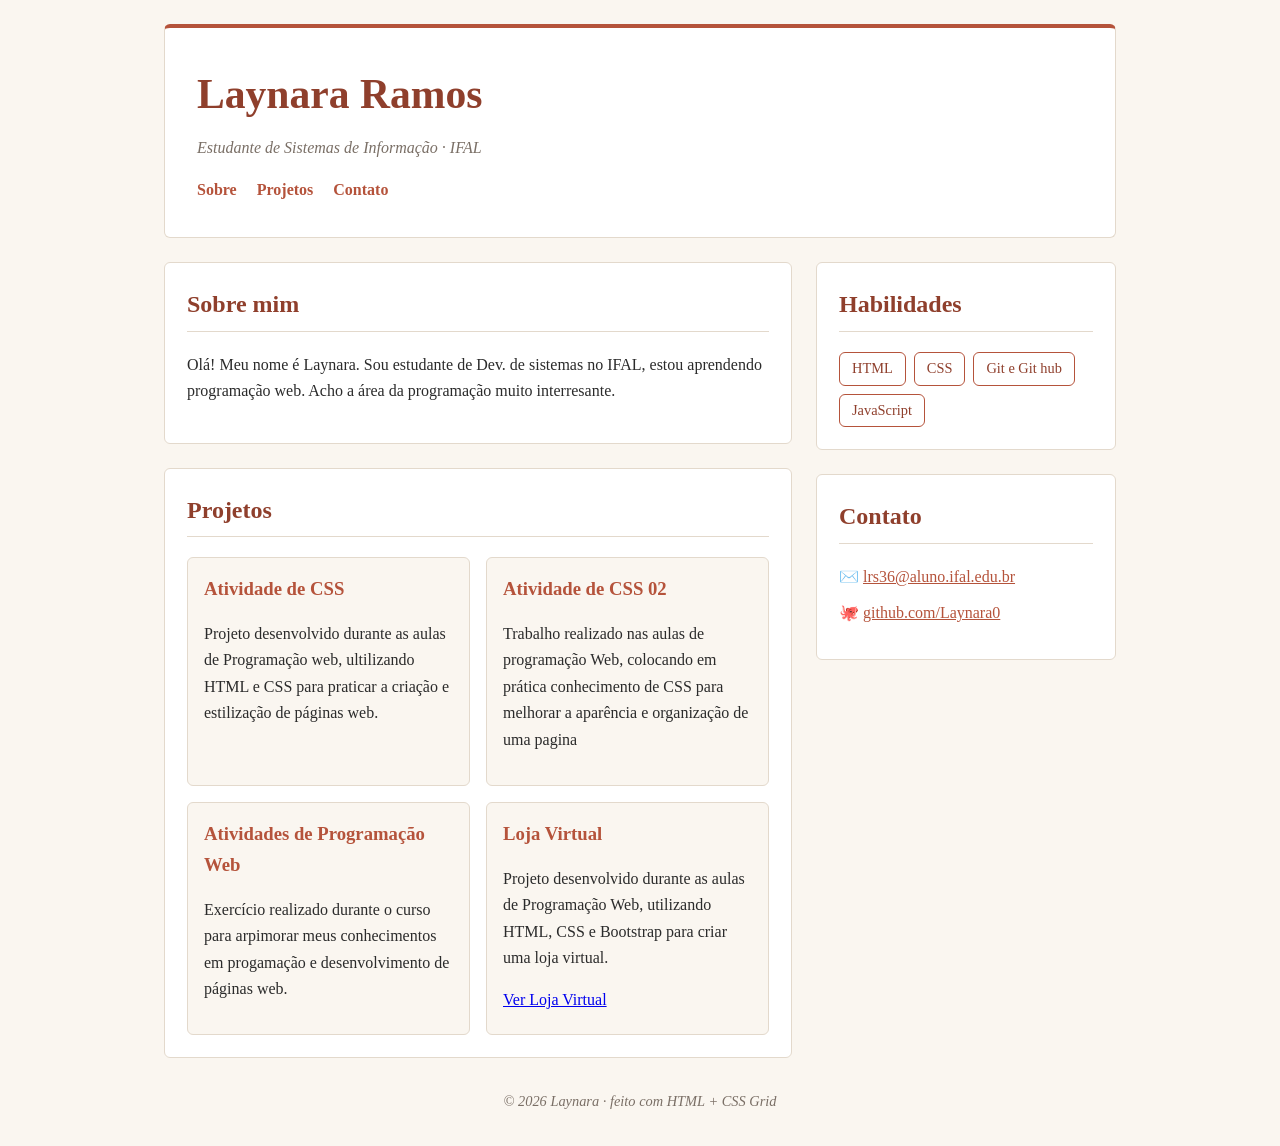
<file: index.html>
<!DOCTYPE html>
<!-- ============================================================
     TEMPLATE — Página pessoal com CSS Grid
     Programação Web / Introdução às Tecnologias Web — IFAL
     COMO USAR:
     1) Copie ESTE index.html para o seu repositório (não mude a estrutura).
     2) Escolha UM dos 3 temas de CSS (tema-1-indigo.css, tema-2-escuro.css
        ou tema-3-editorial.css) e salve-o no seu projeto como  estilo.css
        (é o nome que este HTML carrega logo abaixo).
     3) Troque os textos marcados com "TROQUE" pelo seu conteúdo.
     IMPORTANTE: o LAYOUT é feito com CSS Grid e é o mesmo nos 3 temas.
     Você escolhe a APARÊNCIA (fonte, cores, bordas), não o layout.
     ============================================================ -->
<html lang="pt-BR">

<head>
  <meta charset="UTF-8">
  <meta name="viewport" content="width=device-width, initial-scale=1.0">
  <title>Página Pessoal — Laynara</title>
  <!-- Salve o tema escolhido como "estilo.css" (mesma pasta deste arquivo) -->
  <link rel="stylesheet" href="estilo.css">
</head>

<body>
  <div class="pagina">

    <!-- ====== CABEÇALHO — TROQUE pelo seu nome e sua frase ====== -->
    <header class="cabecalho">
      <h1>Laynara Ramos</h1>
      <p>Estudante de Sistemas de Informação · IFAL</p>
      <nav>
        <a href="#sobre">Sobre</a>
        <a href="#projetos">Projetos</a>
        <a href="#contato">Contato</a>
      </nav>
    </header>

    <!-- ====== CONTEÚDO PRINCIPAL ====== -->
    <main class="principal">
      <section id="sobre" class="cartao">
        <h2>Sobre mim</h2>
        <!-- TROQUE por uma breve apresentação sua -->
        <p>Olá! Meu nome é Laynara. Sou estudante de Dev. de sistemas no IFAL, estou aprendendo programação web. 
           Acho a área da programação muito interresante.</p>
           
      </section>

      <section id="projetos" class="cartao">
        <h2>Projetos</h2>
        <!-- Galeria com Grid: cada .projeto é um card; adicione/remova à vontade -->
        <div class="projetos">
          <article class="projeto">
            <h3>Atividade de CSS</h3>
            <p>Projeto desenvolvido durante as aulas de Programação web, ultilizando HTML e CSS para praticar a criação
            e estilização de páginas web.</p>
          </article>
          <article class="projeto">
            <h3>Atividade de CSS 02</h3>
            <p>Trabalho realizado nas aulas de programação Web, colocando em prática conhecimento de CSS para melhorar a
            aparência e organização de uma pagina</p>
          </article>
          <article class="projeto">
            <h3>Atividades de Programação Web</h3>
            <p>Exercício realizado durante o curso para arpimorar meus conhecimentos em progamação e desenvolvimento de páginas web.</p>
          </article>
             <article class="projeto">
            <h3>Loja Virtual</h3>
            <p>Projeto desenvolvido durante as aulas de Programação Web, utilizando HTML, CSS e Bootstrap para criar uma loja virtual.</p>
            <a href="loja.virtual/index0.html">Ver Loja Virtual</a>
          </article>
        </div>
      </section>
    </main>

    <!-- ====== BARRA LATERAL ====== -->
    <aside class="lateral">
      <section class="cartao">
        <h2>Habilidades</h2>
        <!-- TROQUE pelas suas habilidades -->
        <ul class="habilidades">
          <li>HTML</li>
          <li>CSS</li>
          <li>Git e Git hub</li>
          <li>JavaScript</li>
        </ul>
      </section>

      <section id="contato" class="cartao">
        <h2>Contato</h2>
        <!-- TROQUE pelos seus links -->
        <ul class="contato">
          <li>✉️ <a href="mailto:lrs36@aluno.ifal.edu.br">lrs36@aluno.ifal.edu.br</a></li>
          <li>🐙 <a href="https://github.com/Laynara0">github.com/Laynara0</a></li>
        </ul>
      </section>
    </aside>

    <!-- ====== RODAPÉ — TROQUE o nome ====== -->
    <footer class="rodape">© 2026 Laynara · feito com HTML + CSS Grid</footer>

  </div>
</body>

</html>
</file>
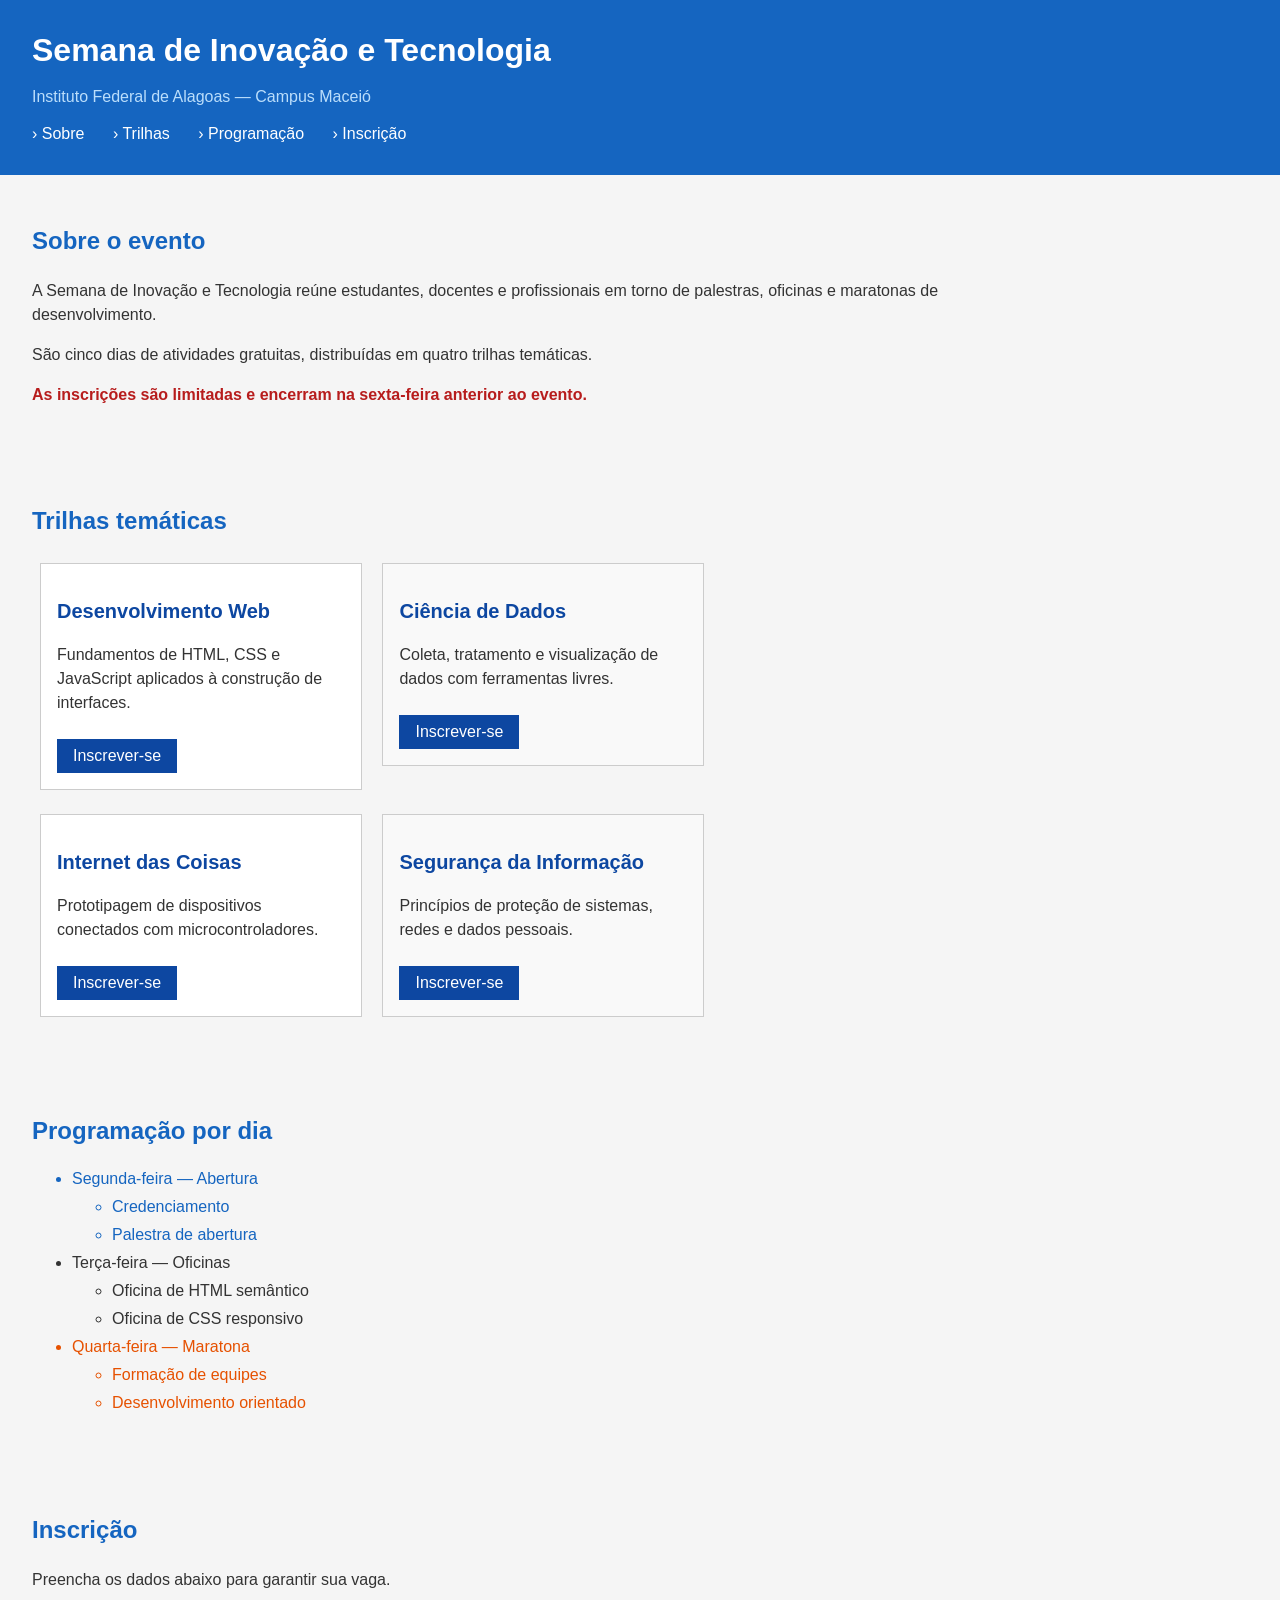
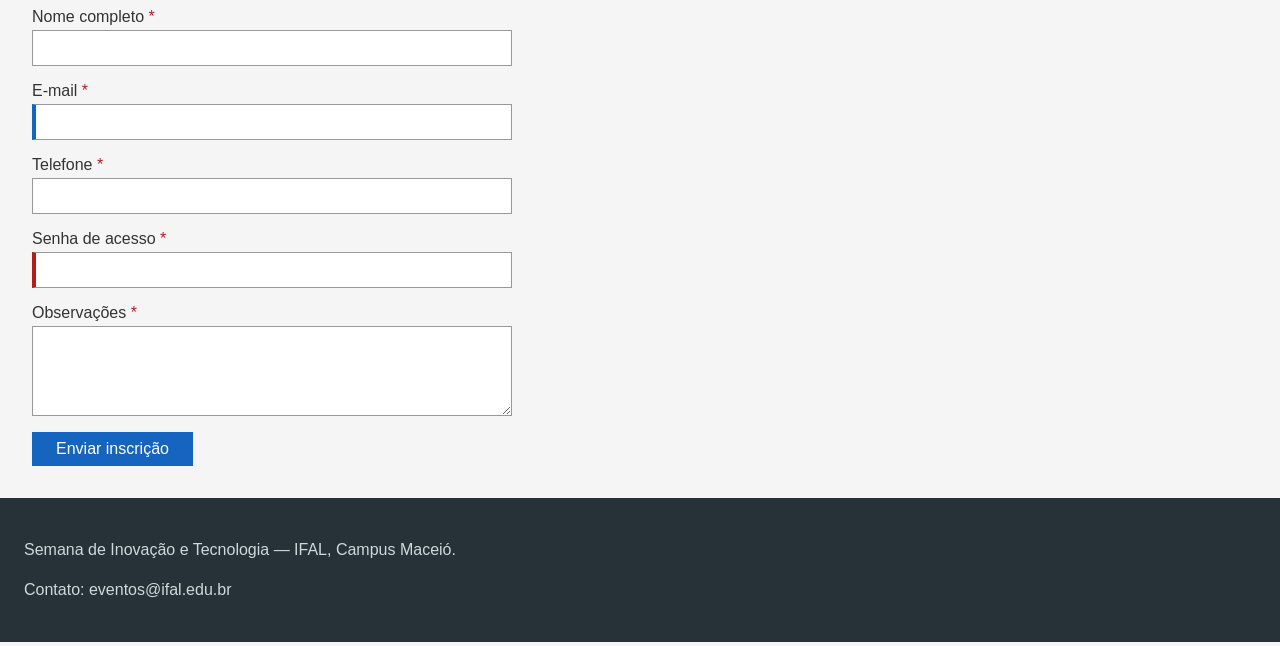
<file: ATIVIDADE-CSS02/index.html>
<!DOCTYPE html>
<html lang="en">

  <head>
    <meta charset="UTF-8">
    <title>ATIVIDADE CSS</title>
    <link rel="stylesheet" href="./style.css">

  </head>
    
  <body>
<!DOCTYPE html>
<html lang="pt-BR">
<head>
  <meta charset="UTF-8">
  <meta name="viewport" content="width=device-width, initial-scale=1.0">
  <title>Semana de Inovação e Tecnologia — IFAL</title>
  <!--
    ATENÇÃO: este arquivo HTML NÃO deve ser modificado.
    Toda a atividade é resolvida exclusivamente no arquivo atv01.css.
  -->
  <link rel="stylesheet" href="style.css">
</head>
<body>

  <header class="cabecalho">
    <h1>Semana de Inovação e Tecnologia</h1>
    <p class="subtitulo">Instituto Federal de Alagoas — Campus Maceió</p>
    <nav class="menu">
      <ul>
        <li><a href="#sobre">Sobre</a></li>
        <li><a href="#trilhas">Trilhas</a></li>
        <li><a href="#programacao">Programação</a></li>
        <li><a href="#inscricao">Inscrição</a></li>
      </ul>
    </nav>
  </header>

  <main>

    <section id="sobre" class="secao">
      <h2>Sobre o evento</h2>
      <p>A Semana de Inovação e Tecnologia reúne estudantes, docentes e profissionais em torno de palestras, oficinas e maratonas de desenvolvimento.</p>
      <p>São cinco dias de atividades gratuitas, distribuídas em quatro trilhas temáticas.</p>
      <p class="destaque">As inscrições são limitadas e encerram na sexta-feira anterior ao evento.</p>
    </section>

    <section id="trilhas" class="secao">
      <h2>Trilhas temáticas</h2>
      <div class="grade">
        <article class="cartao">
          <h3>Desenvolvimento Web</h3>
          <p>Fundamentos de HTML, CSS e JavaScript aplicados à construção de interfaces.</p>
          <a href="#inscricao" class="botao">Inscrever-se</a>
        </article>
        <article class="cartao">
          <h3>Ciência de Dados</h3>
          <p>Coleta, tratamento e visualização de dados com ferramentas livres.</p>
          <a href="#inscricao" class="botao">Inscrever-se</a>
        </article>
        <article class="cartao">
          <h3>Internet das Coisas</h3>
          <p>Prototipagem de dispositivos conectados com microcontroladores.</p>
          <a href="#inscricao" class="botao">Inscrever-se</a>
        </article>
        <article class="cartao">
          <h3>Segurança da Informação</h3>
          <p>Princípios de proteção de sistemas, redes e dados pessoais.</p>
          <a href="#inscricao" class="botao">Inscrever-se</a>
        </article>
      </div>
    </section>

    <section id="programacao" class="secao">
      <h2>Programação por dia</h2>
      <ul class="lista-dias">
        <li>Segunda-feira — Abertura
          <ul>
            <li>Credenciamento</li>
            <li>Palestra de abertura</li>
          </ul>
        </li>
        <li>Terça-feira — Oficinas
          <ul>
            <li>Oficina de HTML semântico</li>
            <li>Oficina de CSS responsivo</li>
          </ul>
        </li>
        <li>Quarta-feira — Maratona
          <ul>
            <li>Formação de equipes</li>
            <li>Desenvolvimento orientado</li>
          </ul>
        </li>
      </ul>
    </section>

    <section id="inscricao" class="secao">
      <h2>Inscrição</h2>
      <p>Preencha os dados abaixo para garantir sua vaga.</p>
      <form class="formulario">
        <label for="nome">Nome completo</label>
        <input type="text" id="nome" name="nome">

        <label for="email">E-mail</label>
        <input type="email" id="email" name="email">

        <label for="telefone">Telefone</label>
        <input type="tel" id="telefone" name="telefone">

        <label for="senha">Senha de acesso</label>
        <input type="password" id="senha" name="senha">

        <label for="mensagem">Observações</label>
        <textarea id="mensagem" name="mensagem" rows="4"></textarea>

        <button type="submit">Enviar inscrição</button>
      </form>
    </section>

  </main>

  <footer class="rodape">
    <p>Semana de Inovação e Tecnologia — IFAL, Campus Maceió.</p>
    <p>Contato: eventos@ifal.edu.br</p>
  </footer>

</body>
</html>
    
  </body>
  
</html>
</file>
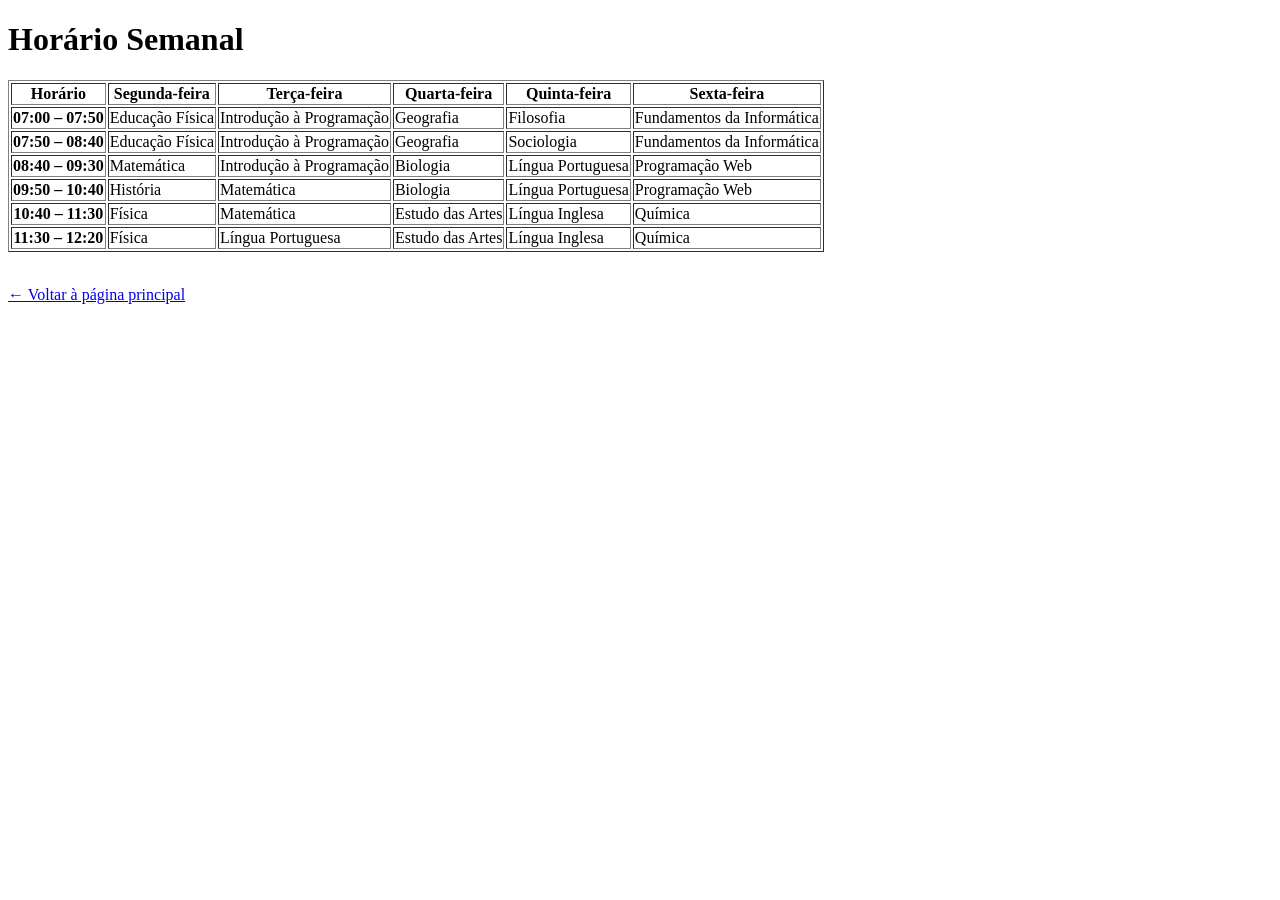
<file: cap04/at01.html>
<!DOCTYPE html>
<html lang="pt-BR">

<head>
    <meta charset="UTF-8">
    <title>Horário Semanal — Cap. 4 / Ativ. 1</title>
</head>

<body>

    <h1>Horário Semanal</h1>

    <table border="1">

        <tr>
            <th>Horário</th>
            <th>Segunda-feira</th>
            <th>Terça-feira</th>
            <th>Quarta-feira</th>
            <th>Quinta-feira</th>
            <th>Sexta-feira</th>
        </tr>

        <tr>
            <th>07:00 – 07:50</th>
            <td>Educação Física</td>
            <td>Introdução à Programação</td>
            <td>Geografia</td>
            <td>Filosofia</td>
            <td>Fundamentos da Informática</td>
        </tr>

        <tr>
            <th>07:50 – 08:40</th>
            <td>Educação Física</td>
            <td>Introdução à Programação</td>
            <td>Geografia</td>
            <td>Sociologia</td>
            <td>Fundamentos da Informática</td>
        </tr>

        <tr>
            <th>08:40 – 09:30</th>
            <td>Matemática</td>
            <td>Introdução à Programação</td>
            <td>Biologia</td>
            <td>Língua Portuguesa</td>
            <td>Programação Web</td>
        </tr>

        <tr>
            <th>09:50 – 10:40</th>
            <td>História</td>
            <td>Matemática</td>
            <td>Biologia</td>
            <td>Língua Portuguesa</td>
            <td>Programação Web</td>
        </tr>

        <tr>
            <th>10:40 – 11:30</th>
            <td>Física</td>
            <td>Matemática</td>
            <td>Estudo das Artes</td>
            <td>Língua Inglesa</td>
            <td>Química</td>
        </tr>

        <tr>
            <th>11:30 – 12:20</th>
            <td>Física</td>
            <td>Língua Portuguesa</td>
            <td>Estudo das Artes</td>
            <td>Língua Inglesa</td>
            <td>Química</td>
        </tr>

    </table>

    <br>

    <p>
        <a href="../index.html">
            ← Voltar à página principal
        </a>
    </p>

</body>

</html>
</file>
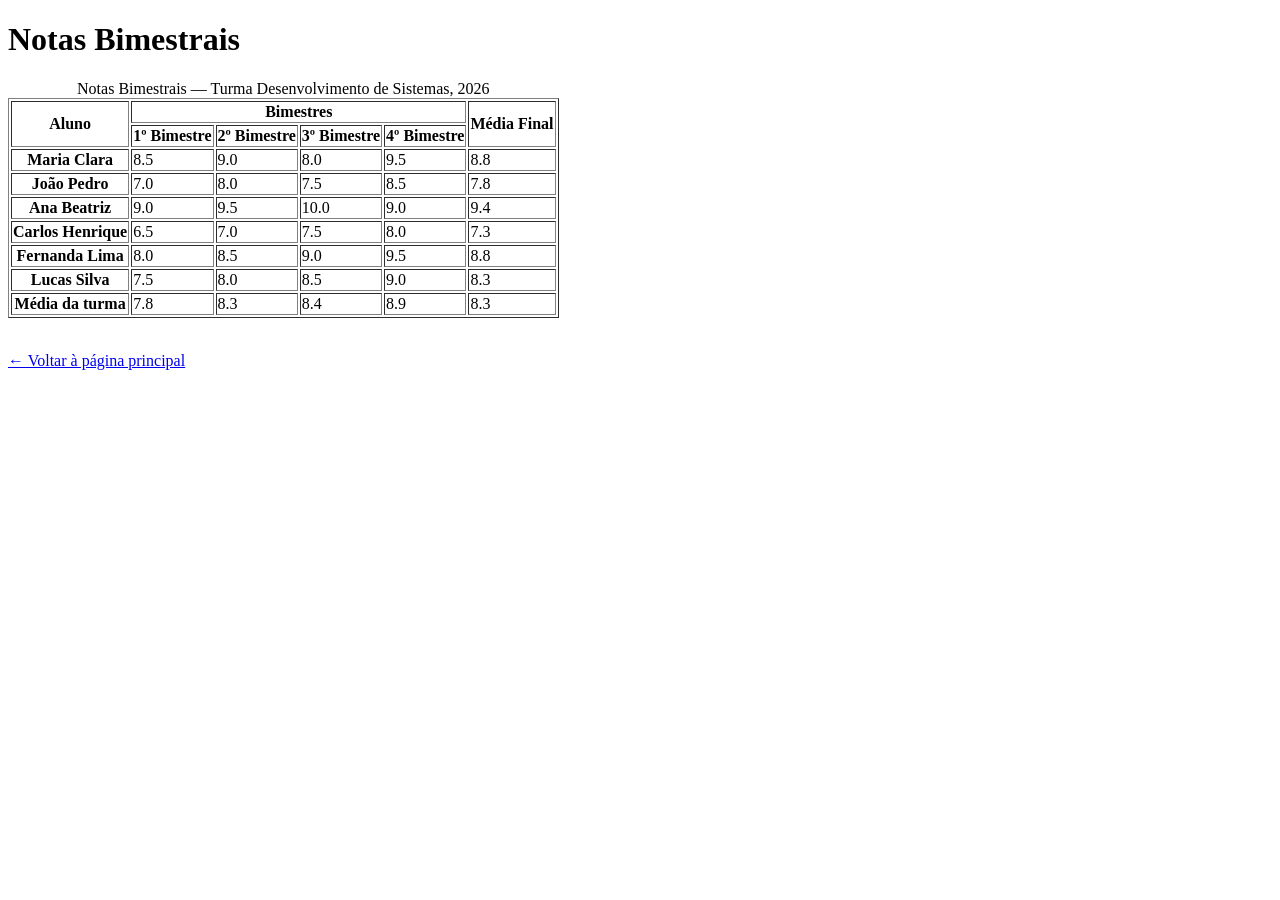
<file: cap04/at02.html>
<!DOCTYPE html>
<html lang="pt-BR">

<head>
    <meta charset="UTF-8">
    <title>Tabela Semântica — Cap. 4 / Ativ. 2</title>
</head>

<body>

    <h1>Notas Bimestrais</h1>

    <table border="1">

        <caption>
            Notas Bimestrais — Turma Desenvolvimento de Sistemas, 2026
        </caption>

        <thead>

            <tr>
                <th scope="col" rowspan="2">Aluno</th>
                <th scope="col" colspan="4">Bimestres</th>
                <th scope="col" rowspan="2">Média Final</th>
            </tr>

            <tr>
                <th scope="col">1º Bimestre</th>
                <th scope="col">2º Bimestre</th>
                <th scope="col">3º Bimestre</th>
                <th scope="col">4º Bimestre</th>
            </tr>

        </thead>

        <tbody>

            <tr>
                <th scope="row">Maria Clara</th>
                <td>8.5</td>
                <td>9.0</td>
                <td>8.0</td>
                <td>9.5</td>
                <td>8.8</td>
            </tr>

            <tr>
                <th scope="row">João Pedro</th>
                <td>7.0</td>
                <td>8.0</td>
                <td>7.5</td>
                <td>8.5</td>
                <td>7.8</td>
            </tr>

            <tr>
                <th scope="row">Ana Beatriz</th>
                <td>9.0</td>
                <td>9.5</td>
                <td>10.0</td>
                <td>9.0</td>
                <td>9.4</td>
            </tr>

            <tr>
                <th scope="row">Carlos Henrique</th>
                <td>6.5</td>
                <td>7.0</td>
                <td>7.5</td>
                <td>8.0</td>
                <td>7.3</td>
            </tr>

            <tr>
                <th scope="row">Fernanda Lima</th>
                <td>8.0</td>
                <td>8.5</td>
                <td>9.0</td>
                <td>9.5</td>
                <td>8.8</td>
            </tr>

            <tr>
                <th scope="row">Lucas Silva</th>
                <td>7.5</td>
                <td>8.0</td>
                <td>8.5</td>
                <td>9.0</td>
                <td>8.3</td>
            </tr>

        </tbody>

        <tfoot>

            <tr>
                <th>Média da turma</th>
                <td>7.8</td>
                <td>8.3</td>
                <td>8.4</td>
                <td>8.9</td>
                <td>8.3</td>
            </tr>

        </tfoot>

    </table>

    <br>

    <p>
        <a href="../index.html">
            ← Voltar à página principal
        </a>
    </p>

</body>

</html>
</file>
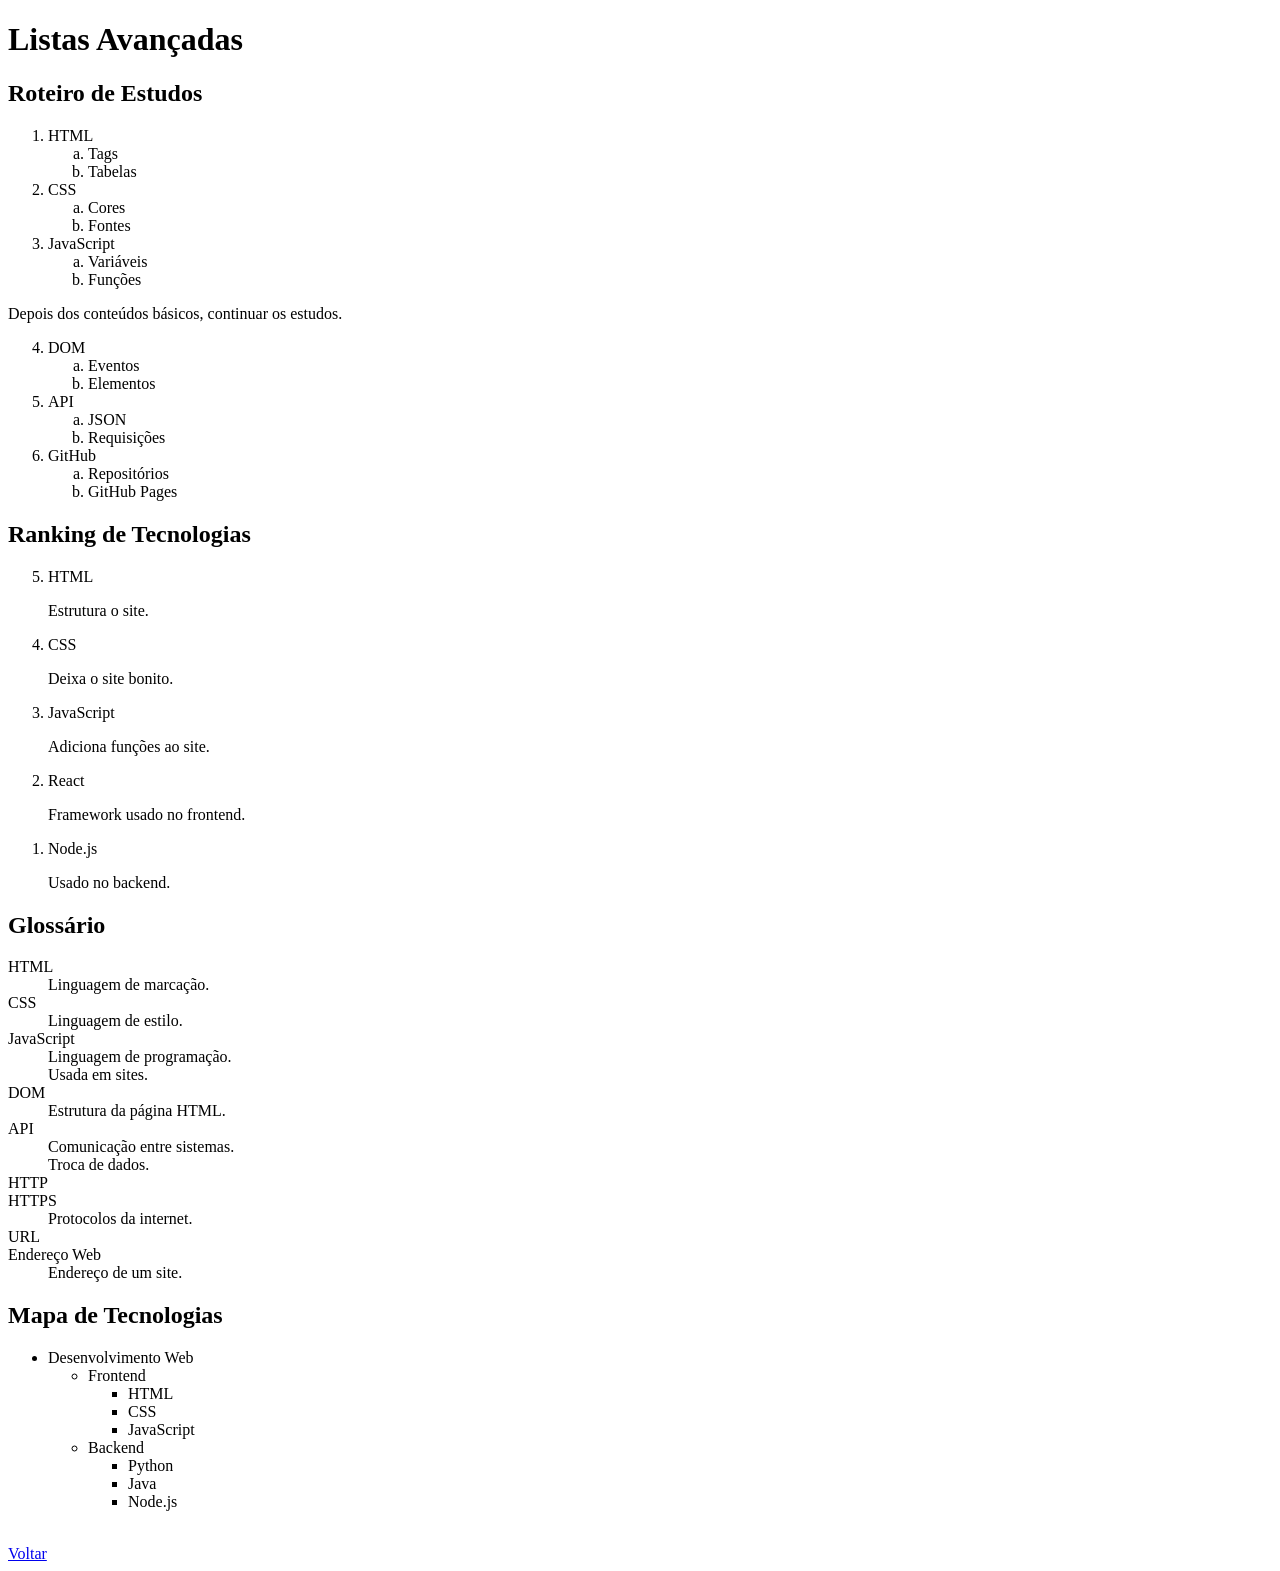
<file: cap04/at03.html>
<!DOCTYPE html>
<html lang="pt-BR">

<head>
    <meta charset="UTF-8">
    <title>Atividade 3</title>
</head>

<body>

    <h1>Listas Avançadas</h1>

    <h2>Roteiro de Estudos</h2>

    <ol>

        <li>
            HTML

            <ol type="a">
                <li>Tags</li>
                <li>Tabelas</li>
            </ol>

        </li>

        <li>
            CSS

            <ol type="a">
                <li>Cores</li>
                <li>Fontes</li>
            </ol>

        </li>

        <li>
            JavaScript

            <ol type="a">
                <li>Variáveis</li>
                <li>Funções</li>
            </ol>

        </li>

    </ol>

    <p>Depois dos conteúdos básicos, continuar os estudos.</p>

    <ol start="4">

        <li>
            DOM

            <ol type="a">
                <li>Eventos</li>
                <li>Elementos</li>
            </ol>

        </li>

        <li>
            API

            <ol type="a">
                <li>JSON</li>
                <li>Requisições</li>
            </ol>

        </li>

        <li>
            GitHub

            <ol type="a">
                <li>Repositórios</li>
                <li>GitHub Pages</li>
            </ol>

        </li>

    </ol>

    <h2>Ranking de Tecnologias</h2>

    <ol reversed>

        <li>
            HTML
            <p>Estrutura o site.</p>
        </li>

        <li>
            CSS
            <p>Deixa o site bonito.</p>
        </li>

        <li>
            JavaScript
            <p>Adiciona funções ao site.</p>
        </li>

        <li>
            React
            <p>Framework usado no frontend.</p>
        </li>

        <li>
            Node.js
            <p>Usado no backend.</p>
        </li>

    </ol>

    <h2>Glossário</h2>

    <dl>

        <dt>HTML</dt>
        <dd>Linguagem de marcação.</dd>

        <dt>CSS</dt>
        <dd>Linguagem de estilo.</dd>

        <dt>JavaScript</dt>
        <dd>Linguagem de programação.</dd>
        <dd>Usada em sites.</dd>

        <dt>DOM</dt>
        <dd>Estrutura da página HTML.</dd>

        <dt>API</dt>
        <dd>Comunicação entre sistemas.</dd>
        <dd>Troca de dados.</dd>

        <dt>HTTP</dt>
        <dt>HTTPS</dt>
        <dd>Protocolos da internet.</dd>

        <dt>URL</dt>
        <dt>Endereço Web</dt>
        <dd>Endereço de um site.</dd>

    </dl>

    <h2>Mapa de Tecnologias</h2>

    <ul>

        <li>
            Desenvolvimento Web

            <ul>

                <li>
                    Frontend

                    <ul>
                        <li>HTML</li>
                        <li>CSS</li>
                        <li>JavaScript</li>
                    </ul>

                </li>

                <li>
                    Backend

                    <ul>
                        <li>Python</li>
                        <li>Java</li>
                        <li>Node.js</li>
                    </ul>

                </li>

            </ul>

        </li>

    </ul>

    <br>

    <a href="../index.html">
        Voltar
    </a>

</body>

</html>
</file>
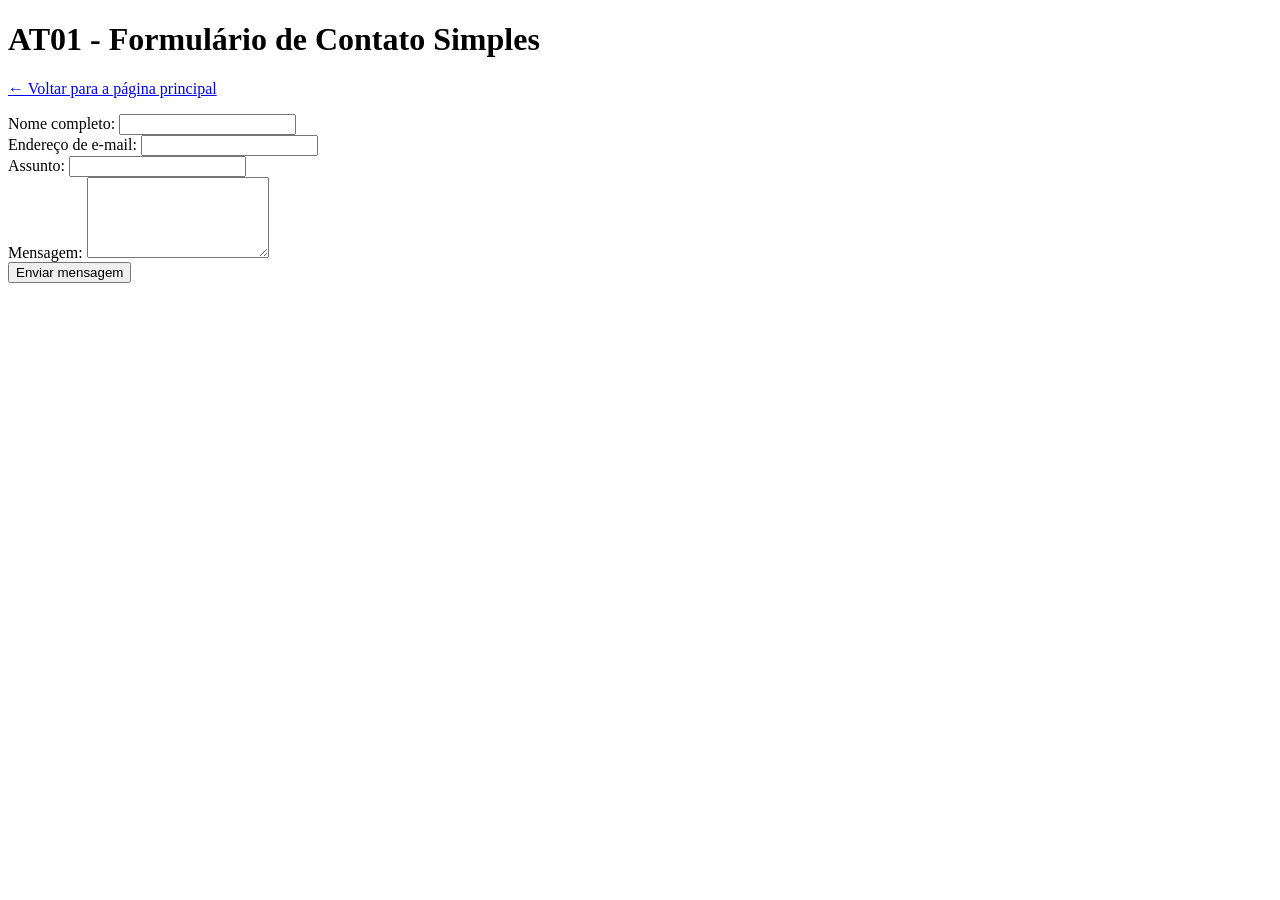
<file: cap05/at01.html>
<!DOCTYPE html>
<html lang="pt-BR">

<head>

  <meta charset="UTF-8" />
  <meta name="viewport" content="width=device-width, initial-scale=1.0" />
  <title>PWEB1 - Cap. 05 - AT01 - Formulário de Contato Simples</title>

</head>

<body>

  <header>
    <h1>AT01 - Formulário de Contato Simples</h1>
    <p><a href="../index.html">← Voltar para a página principal</a></p>
  </header>
  
  <main>

    <form action="https://httpbin.org/get" method="get">

      <div>
        <label for="nome">Nome completo:</label>
        <input type="text" id="nome" name="nome" />
      </div>
      
      <div>
        <label for="email">Endereço de e-mail:</label>
        <input type="email" id="email" name="email" />
      </div>
      
      <div>
        <label for="assunto">Assunto:</label>
        <input type="text" id="assunto" name="assunto" />
      </div>
      
      <div>
        <label for="mensagem">Mensagem:</label>
        <textarea id="mensagem" name="mensagem" rows="5"></textarea>
      </div>
      
      <div>
        <button type="submit">Enviar mensagem</button>
      </div>

    </form>
  </main>

</body>
</html>
</file>
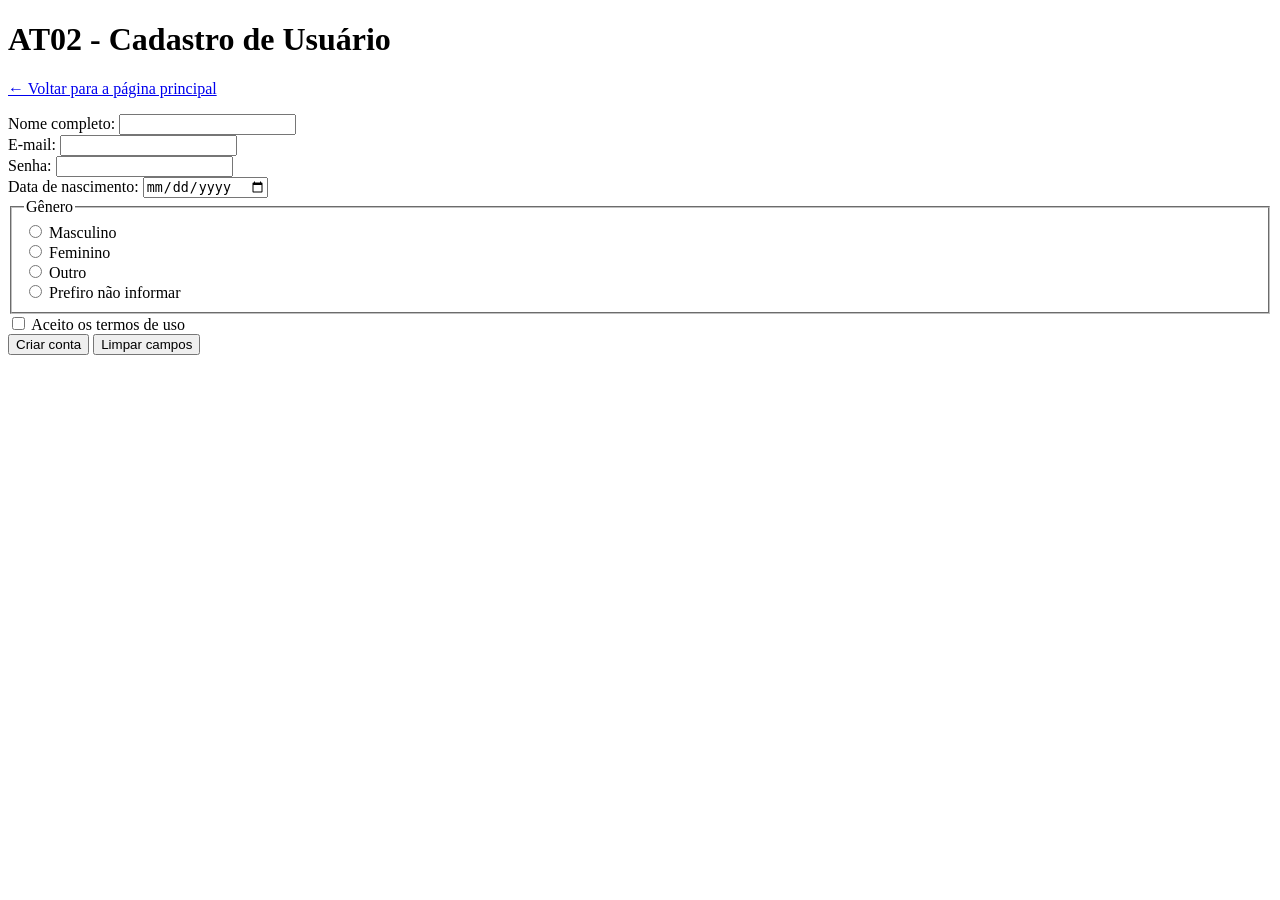
<file: cap05/at02.html>
<!DOCTYPE html>
<html lang="pt-BR">

<head>
  <meta charset="UTF-8" />
  <meta name="viewport" content="width=device-width, initial-scale=1.0" />
  <title>PWEB1 - Cap. 05 - AT02 - Cadastro de Usuário</title>
</head>

<body>

  <header>
    <h1>AT02 - Cadastro de Usuário</h1>
    <p><a href="../index.html">← Voltar para a página principal</a></p>
  </header>
  
  <main>

    <form action="https://httpbin.org/post" method="post">

      <div>
        <label for="nome">Nome completo:</label>
        <input type="text" id="nome" name="nome" required minlength="3" />
      </div>
      
      <div>
        <label for="email">E-mail:</label>
        <input type="email" id="email" name="email" required />
      </div>
      
      <div>
        <label for="senha">Senha:</label>
        <input type="password" id="senha" name="senha" required minlength="8" />
      </div>
      
      <div>
        <label for="nascimento">Data de nascimento:</label>
        <input type="date" id="nascimento" name="nascimento" required />
      </div>
      
      <fieldset>

        <legend>Gênero</legend>
        <div>
          <input type="radio" id="masculino" name="genero" value="masculino" />
          <label for="masculino">Masculino</label>
        </div>
        <div>
          <input type="radio" id="feminino" name="genero" value="feminino" />
          <label for="feminino">Feminino</label>
        </div>
        <div>
          <input type="radio" id="outro" name="genero" value="outro" />
          <label for="outro">Outro</label>
        </div>
        <div>
          <input type="radio" id="prefiro_nao_informar" name="genero" value="prefiro_nao_informar" />
          <label for="prefiro_nao_informar">Prefiro não informar</label>
        </div>

      </fieldset>
      
      <div>
        <input type="checkbox" id="aceite" name="aceite" value="sim" required />
        <label for="aceite">Aceito os termos de uso</label>
      </div>
      
      <div>
        <button type="submit">Criar conta</button>
        <button type="reset">Limpar campos</button>
      </div>

    </form>

  </main>

</body>
</html>
</file>
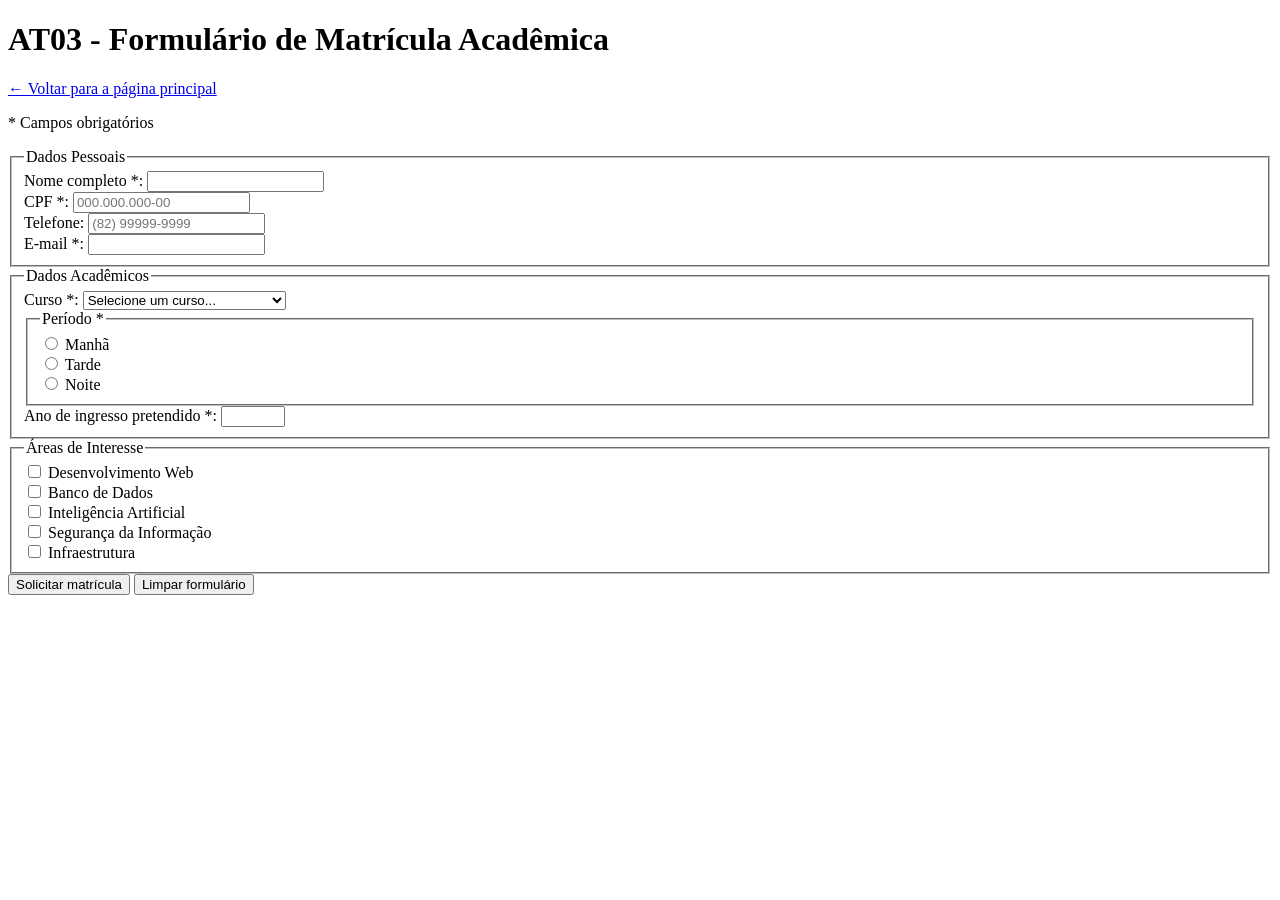
<file: cap05/at03.html>
<!DOCTYPE html>
<html lang="pt-BR">

<head>
  <meta charset="UTF-8" />
  <meta name="viewport" content="width=device-width, initial-scale=1.0" />
  <title>PWEB1 - Cap. 05 - AT03 - Matrícula Acadêmica</title>
</head>

<body>

  <header>
    <h1>AT03 - Formulário de Matrícula Acadêmica</h1>
    <p><a href="../index.html">← Voltar para a página principal</a></p>
  </header>
  
  <main>

    <p>* Campos obrigatórios</p>
    <form action="https://httpbin.org/post" method="post">
      
      <fieldset>

        <legend>Dados Pessoais</legend>

        <div>
          <label for="nome">Nome completo *:</label>
          <input type="text" id="nome" name="nome" required minlength="5" maxlength="100" />
        </div>

        <div>
          <label for="cpf">CPF *:</label>
          <input type="text" id="cpf" name="cpf" required pattern="\d{3}\.\d{3}\.\d{3}-\d{2}" placeholder="000.000.000-00" title="CPF no formato 000.000.000-00" />
        </div>

        <div>
          <label for="telefone">Telefone:</label>
          <input type="tel" id="telefone" name="telefone" pattern="\(\d{2}\)\s\d{4,5}-\d{4}" placeholder="(82) 99999-9999" />
        </div>

        <div>
          <label for="email">E-mail *:</label>
          <input type="email" id="email" name="email" required />
        </div>

      </fieldset>

      <fieldset>

        <legend>Dados Acadêmicos</legend>

        <div>
          <label for="curso">Curso *:</label>
          <select id="curso" name="curso" required>
            <option value="">Selecione um curso...</option>

            <optgroup label="Computação">
              <option value="sistemas_informacao">Sistemas de Informação</option>
              <option value="ciencia_computacao">Ciência da Computação</option>
              <option value="engenharia_computacao">Engenharia da Computação</option>
            </optgroup>

            <optgroup label="Gestão">
              <option value="administracao">Administração</option>
              <option value="ciencias_contabeis">Ciências Contábeis</option>
            </optgroup>

          </select>
        </div>
        
        <fieldset>

          <legend>Período *</legend>

          <div>
            <input type="radio" id="manha" name="periodo" value="Manhã" />
            <label for="manha">Manhã</label>
          </div>

          <div>
            <input type="radio" id="tarde" name="periodo" value="Tarde" />
            <label for="tarde">Tarde</label>
          </div>

          <div>
            <input type="radio" id="noite" name="periodo" value="Noite" />
            <label for="noite">Noite</label>
          </div>

        </fieldset>

        <div>
          <label for="ano_ingresso">Ano de ingresso pretendido *:</label>
          <input type="number" id="ano_ingresso" name="ano_ingresso" min="2025" max="2030" required />
        </div>

      </fieldset>

      <fieldset>

        <legend>Áreas de Interesse</legend>

        <div>
          <input type="checkbox" id="web" name="interesses[]" value="Desenvolvimento Web" />
          <label for="web">Desenvolvimento Web</label>
        </div>

        <div>
          <input type="checkbox" id="bd" name="interesses[]" value="Banco de Dados" />
          <label for="bd">Banco de Dados</label>
        </div>

        <div>
          <input type="checkbox" id="ia" name="interesses[]" value="Inteligência Artificial" />
          <label for="ia">Inteligência Artificial</label>
        </div>

        <div>
          <input type="checkbox" id="seguranca" name="interesses[]" value="Segurança da Informação" />
          <label for="seguranca">Segurança da Informação</label>
        </div>

        <div>
          <input type="checkbox" id="infra" name="interesses[]" value="Infraestrutura" />
          <label for="infra">Infraestrutura</label>
        </div>

      </fieldset>

      <div>
        <button type="submit">Solicitar matrícula</button>
        <button type="reset">Limpar formulário</button>
      </div>

    </form>
  </main>
  
</body>
</html>
</file>
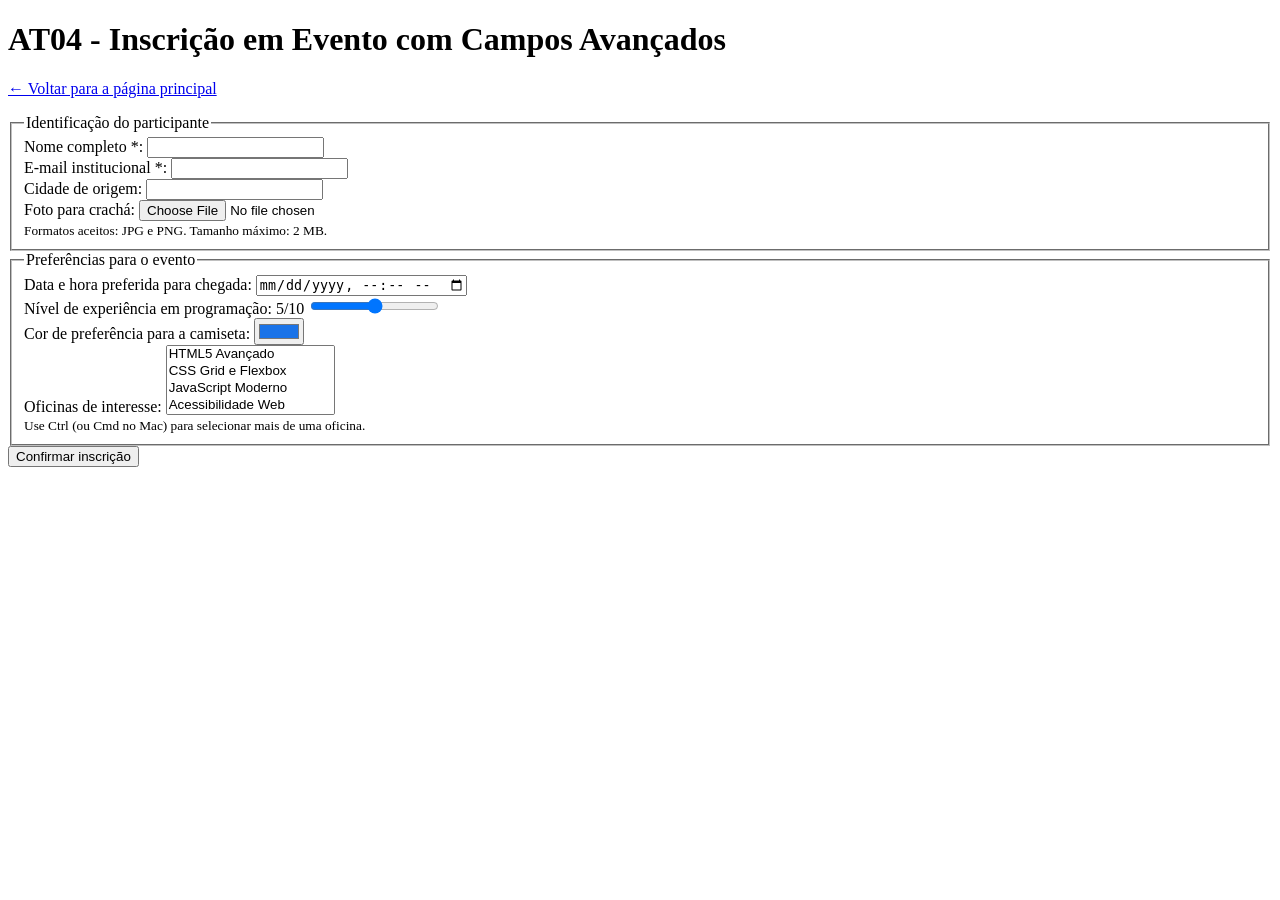
<file: cap05/at04.html>
<!DOCTYPE html>
<html lang="pt-BR">

<head>
  <meta charset="UTF-8" />
  <meta name="viewport" content="width=device-width, initial-scale=1.0" />
  <title>PWEB1 - Cap. 05 - AT04 - Inscrição em Evento</title>
</head>

<body>

  <header>
    <h1>AT04 - Inscrição em Evento com Campos Avançados</h1>
    <p><a href="../index.html">← Voltar para a página principal</a></p>
  </header>
  
  <main>

    <form action="https://httpbin.org/post" method="post" enctype="multipart/form-data">
      <input type="hidden" name="edicao" value="2026" />

      <fieldset>

        <legend>Identificação do participante</legend>

        <div>
          <label for="nome">Nome completo *:</label>
          <input type="text" id="nome" name="nome" required />
        </div>

        <div>
          <label for="email">E-mail institucional *:</label>
          <input type="email" id="email" name="email" required />
        </div>

        <div>
          <label for="cidade">Cidade de origem:</label>
          <input type="text" id="cidade" name="cidade" list="cidades-alagoas" />
          <datalist id="cidades-alagoas">
            <option value="Maceió"></option>
            <option value="Arapiraca"></option>
            <option value="Rio Largo"></option>
            <option value="Palmeira dos Índios"></option>
            <option value="Penedo"></option>
            <option value="União dos Palmares"></option>
            <option value="Delmiro Gouveia"></option>
            <option value="Santana do Ipanema"></option>
          </datalist>
        </div>

        <div>
          <label for="foto">Foto para crachá:</label>
          <input type="file" id="foto" name="foto" accept="image/jpeg, image/png" aria-describedby="instrucao-foto" />
          <br />
          <small id="instrucao-foto">Formatos aceitos: JPG e PNG. Tamanho máximo: 2 MB.</small>
        </div>

      </fieldset>

      <fieldset>

        <legend>Preferências para o evento</legend>

        <div>
          <label for="chegada">Data e hora preferida para chegada:</label>
          <input type="datetime-local" id="chegada" name="chegada" />
        </div>

        <div>
          <label for="experiencia">
            Nível de experiência em programação: <span id="valor-experiencia">5</span>/10
          </label>
          <input type="range" id="experiencia" name="experiencia" min="0" max="10" step="1" value="5" oninput="document.getElementById('valor-experiencia').textContent = this.value" />
        </div>

        <div>
          <label for="cor_camiseta">Cor de preferência para a camiseta:</label>
          <input type="color" id="cor_camiseta" name="cor_camiseta" value="#1a73e8" />
        </div>

        <div>
          <label for="oficinas">Oficinas de interesse:</label>
          <select id="oficinas" name="oficinas[]" multiple size="4" aria-describedby="instrucao-oficinas">
            <option value="html_avancado">HTML5 Avançado</option>
            <option value="css_grid">CSS Grid e Flexbox</option>
            <option value="js_moderno">JavaScript Moderno</option>
            <option value="acessibilidade">Acessibilidade Web</option>
            <option value="tailwind">Introdução ao Tailwind CSS</option>
          </select>
          <br />
          <small id="instrucao-oficinas">Use Ctrl (ou Cmd no Mac) para selecionar mais de uma oficina.</small>
        </div>

      </fieldset>

      <div>
        <button type="submit">Confirmar inscrição</button>
      </div>

    </form>
  </main>
  
</body>
</html>
</file>
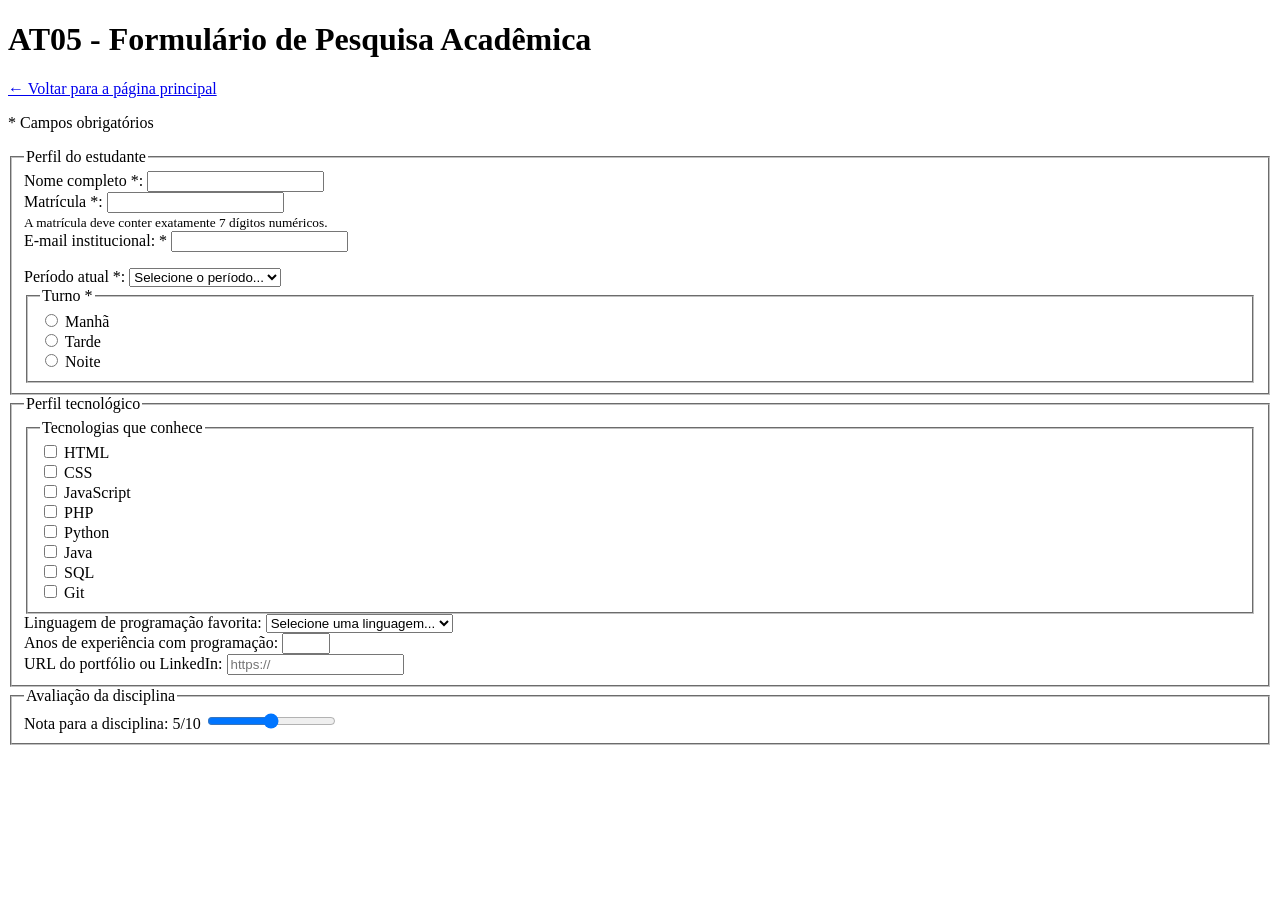
<file: cap05/at05.html>
<!DOCTYPE html>
<html lang="pt-BR">

<head>
  <meta charset="UTF-8" />
  <meta name="viewport" content="width=device-width, initial-scale=1.0" />
  <title>PWEB1 - Cap. 05 - AT05 - Pesquisa Acadêmica</title>
</head>

<body>

  <header>
    <h1>AT05 - Formulário de Pesquisa Acadêmica</h1>
    <p><a href="../index.html">← Voltar para a página principal</a></p>
  </header>
  
  <main>
    <p>* Campos obrigatórios</p>
    <form action="https://httpbin.org/post" method="post" novalidate>
      
      <fieldset>

        <legend>Perfil do estudante</legend>

        <div>
          <label for="nome">Nome completo *:</label>
          <input type="text" id="nome" name="nome" aria-required="true" autocomplete="name" />
        </div>

        <div>
          <label for="matricula">Matrícula *:</label>
          <input type="text" id="matricula" name="matricula" pattern="\d{7}" aria-required="true" aria-describedby="instrucao-matricula" />
          <br />
          <small id="instrucao-matricula">A matrícula deve conter exatamente 7 dígitos numéricos.</small>
        </div>

        <div>
          <label for="email">E-mail institucional: <span aria-hidden="true">*</span></label>
          <input type="email" id="email" name="email" aria-required="true" aria-invalid="false" aria-describedby="erro-email" onblur="validarEmail(this)" autocomplete="email" />
          <p id="erro-email" role="alert"></p>
        </div>

        <div>
          <label for="periodo">Período atual *:</label>
          <select id="periodo" name="periodo" aria-required="true">
            <option value="">Selecione o período...</option>
            <option value="1">1º Período</option>
            <option value="2">2º Período</option>
            <option value="3">3º Período</option>
            <option value="4">4º Período</option>
            <option value="5">5º Período</option>
            <option value="6">6º Período</option>
            <option value="7">7º Período</option>
            <option value="8">8º Período</option>
          </select>
        </div>

        <fieldset>

          <legend>Turno *</legend>

          <div>
            <input type="radio" id="manha" name="turno" value="Manhã" />
            <label for="manha">Manhã</label>
          </div>

          <div>
            <input type="radio" id="tarde" name="turno" value="Tarde" />
            <label for="tarde">Tarde</label>
          </div>

          <div>
            <input type="radio" id="noite" name="turno" value="Noite" />
            <label for="noite">Noite</label>
          </div>

        </fieldset>
      </fieldset>

      <fieldset>

        <legend>Perfil tecnológico</legend>

        <fieldset>

          <legend>Tecnologias que conhece</legend>

          <div>
            <input type="checkbox" id="tech_html" name="tecnologias[]" value="HTML" />
            <label for="tech_html">HTML</label>
          </div>

          <div>
            <input type="checkbox" id="tech_css" name="tecnologias[]" value="CSS" />
            <label for="tech_css">CSS</label>
          </div>

          <div>
            <input type="checkbox" id="tech_js" name="tecnologias[]" value="JavaScript" />
            <label for="tech_js">JavaScript</label>
          </div>

          <div>
            <input type="checkbox" id="tech_php" name="tecnologias[]" value="PHP" />
            <label for="tech_php">PHP</label>
          </div>

          <div>
            <input type="checkbox" id="tech_python" name="tecnologias[]" value="Python" />
            <label for="tech_python">Python</label>
          </div>

          <div>
            <input type="checkbox" id="tech_java" name="tecnologias[]" value="Java" />
            <label for="tech_java">Java</label>
          </div>

          <div>
            <input type="checkbox" id="tech_sql" name="tecnologias[]" value="SQL" />
            <label for="tech_sql">SQL</label>
          </div>

          <div>
            <input type="checkbox" id="tech_git" name="tecnologias[]" value="Git" />
            <label for="tech_git">Git</label>
          </div>

        </fieldset>

        <div>
          <label for="linguagem_favorita">Linguagem de programação favorita:</label>
          <select id="linguagem_favorita" name="linguagem_favorita">
            <option value="">Selecione uma linguagem...</option>
            <optgroup label="Estruturado/Imperativo">
              <option value="c">C</option>
            </optgroup>
            <optgroup label="Orientado a Objetos">
              <option value="java">Java</option>
              <option value="csharp">C#</option>
            </optgroup>
            <optgroup label="Multiparadigma">
              <option value="javascript">JavaScript</option>
              <option value="python">Python</option>
            </optgroup>
          </select>
        </div>

        <div>
          <label for="anos_experiencia">Anos de experiência com programação:</label>
          <input type="number" id="anos_experiencia" name="anos_experiencia" min="0" max="30" />
        </div>

        <div>
          <label for="portfolio">URL do portfólio ou LinkedIn:</label>
          <input type="url" id="portfolio" name="portfolio" placeholder="https://" />
        </div>

      </fieldset>

      <fieldset>

        <legend>Avaliação da disciplina</legend>

        <div>
          <label for="nota">
            Nota para a disciplina: <span id="valor-nota">5</span>/10
          </label>
          <input type="range" id="nota" name="nota" min="0" max="10" oninput="document.getElementById('valor-nota').textContent = this.value" />
        </div>
        
        <fieldset
</file>
<file: estilo.css>
/* ============================================================
   TEMA 3 — EDITORIAL (claro, sério, com fonte serifada)
   Para usar: salve este arquivo como  estilo.css  no seu projeto.
   Você pode mudar CORES, FONTE e BORDAS aqui.
   NÃO mexa na seção "LAYOUT (GRID)" — é o layout pedido na atividade.
   ============================================================ */

/* ---- Cores e fonte (mude à vontade) ---- */
:root {
  --cor: #b5533b;
  --cor-escura: #8f3f2c;
  --texto: #2b2b2b;
  --suave: #7a6f66;
  --fundo: #faf6f0;
  --superficie: #ffffff;
  --borda: #e3d9cc;
  --raio: 6px;
}

body {
  margin: 0;
  font-family: Georgia, "Times New Roman", serif;
  color: var(--texto);
  background: var(--fundo);
  line-height: 1.65;
}

/* ============================================================
   LAYOUT (GRID) — NÃO MUDE
   ============================================================ */
* { box-sizing: border-box; }

.pagina {
  display: grid;
  grid-template-columns: 1fr 300px;
  grid-template-areas:
    "cabecalho cabecalho"
    "principal lateral"
    "rodape    rodape";
  gap: 24px;
  max-width: 1000px;
  margin: 0 auto;
  padding: 24px;
}

.cabecalho { grid-area: cabecalho; }
.principal { grid-area: principal; }
.lateral   { grid-area: lateral; }
.rodape    { grid-area: rodape; }

.projetos {
  display: grid;
  grid-template-columns: repeat(auto-fit, minmax(200px, 1fr));
  gap: 16px;
  margin-top: 14px;
}

@media (max-width: 640px) {
  .pagina {
    grid-template-columns: 1fr;
    grid-template-areas:
      "cabecalho"
      "principal"
      "lateral"
      "rodape";
  }
}
/* ===================== fim do LAYOUT ===================== */

/* ---- Aparência (mude à vontade) ---- */
.cabecalho {
  background: var(--superficie);
  color: var(--texto);
  padding: 32px;
  border: 1px solid var(--borda);
  border-top: 4px solid var(--cor);
  border-radius: var(--raio);
}
.cabecalho h1 { margin: 0; font-size: clamp(1.7rem, 4vw, 2.6rem); color: var(--cor-escura); }
.cabecalho p { margin: 6px 0 0; color: var(--suave); font-style: italic; }
.cabecalho nav { margin-top: 16px; display: flex; gap: 20px; flex-wrap: wrap; }
.cabecalho nav a { color: var(--cor); text-decoration: none; font-weight: bold; border-bottom: 2px solid transparent; }
.cabecalho nav a:hover { border-bottom-color: var(--cor); }

.cartao {
  background: var(--superficie);
  border: 1px solid var(--borda);
  border-radius: var(--raio);
  padding: 22px;
}
.cartao + .cartao { margin-top: 24px; }
h2 { color: var(--cor-escura); margin-top: 0; border-bottom: 1px solid var(--borda); padding-bottom: 6px; }

.projeto {
  background: var(--fundo);
  border: 1px solid var(--borda);
  border-radius: var(--raio);
  padding: 16px;
}
.projeto h3 { margin: 0 0 6px; color: var(--cor); }

.habilidades { list-style: none; padding: 0; margin: 0; display: flex; flex-wrap: wrap; gap: 8px; }
.habilidades li { background: transparent; border: 1px solid var(--cor); color: var(--cor-escura); border-radius: var(--raio); padding: 4px 12px; font-size: .9rem; }
.contato { list-style: none; padding: 0; margin: 0; }
.contato li { margin: 10px 0; }
.contato a { color: var(--cor); }
.rodape { text-align: center; color: var(--suave); padding: 8px; font-size: .9rem; font-style: italic; }
</file>
<file: ATIVIDADE-CSS02/style.css>
/* ==========================================================
Reflexão:
rem é baseado na fonte raiz e é ideal para tipografia.
em depende da fonte do próprio elemento, sendo útil para
espaçamentos. % depende do elemento pai e é indicada para
layouts responsivos, adaptando-se ao zoom e ao redimensionamento.
========================================================== */

/* ---------- Base ---------- */
body {
  font-family: Arial, Helvetica, sans-serif;
  margin: 0;
  color: #333333;
  background-color: #f5f5f5;
}

/* ---------- Cabeçalho ---------- */
.cabecalho {
  background-color: #1565c0;
  padding: 2rem;
}

h1 {
  color: #ffffff;
  font-size: 2rem;
  margin: 0;
}

.subtitulo {
  color: #bbdefb;
  font-size: 1rem;
}

/* ---------- Menu de navegação ---------- */
.menu ul {
  list-style: none;
  padding: 0;
  margin: 1rem 0 0 0;
}

.menu li {
  display: inline-block;
  margin-right: 1.5rem;
}

.menu a {
  color: #ffffff;
  font-size: 1rem;
  text-decoration: none;
}

.menu a:hover {
  text-decoration: underline;
  color: #bbdefb;
}

.menu a::before {
  content: "› ";
}

/* ---------- Seções ---------- */
.secao {
  padding: 2rem;
  max-width: 60rem;
}

h2 {
  color: #1565c0;
  font-size: 1.5rem;
}

h2 + p {
  margin-top: 1.5rem;
}

h3 {
  color: #0d47a1;
  font-size: 1.25rem;
}

p {
  font-size: 1rem;
  line-height: 1.5;
}

.destaque {
  font-size: 1rem;
  font-weight: bold;
  color: #b71c1c;
}

.destaque ~ p {
  font-style: italic;
  color: #555555;
}

/* ---------- Grade de trilhas ---------- */
.cartao {
  display: inline-block;
  width: 30%;
  vertical-align: top;
  border: 1px solid #cccccc;
  background-color: #ffffff;
  padding: 1em;
  margin: 0.5em;
}

/* :nth-child() permite estilizar elementos pela posição,
sem precisar adicionar classes ao HTML. */

.cartao:nth-child(odd){
  background-color: #ffffff;
}

.cartao:nth-child(even){
  background-color: #f9f9f9;
}

.cartao:not(:last-child){
  margin-bottom: 1em;
}

.botao {
  display: inline-block;
  background-color: #1565c0;
  color: #ffffff;
  font-size: 1rem;
  text-decoration: none;
  padding: 0.5em 1em;
  margin-top: 0.5em;
}

/* Esta regra prevalece porque possui maior especificidade,
sem necessidade de usar !important. */

.secao .botao {
  background-color: #0d47a1;
}

.botao:hover {
  background-color: #0d47a1;
}

/* ---------- Lista de programação ---------- */
.lista-dias {
  font-size: 1rem;
  line-height: 1.75;
}

/* O seletor > seleciona apenas os filhos diretos.
Já o espaço seleciona todos os descendentes. */

.lista-dias > li: {
  font-weight: bold;
}

.lista-dias > li:first-child {
  color: #1565c0;
}

.lista-dias > li:last-child {
  color: #e65100
}

/* ---------- Formulário ---------- */
.formulario {
  max-width: 30rem;
}

label {
  display: block;
  font-size: 1rem;
  margin-top: 1rem;
}

label::after {
  content: " * ";
  color: #b71c1c;
}

input, textarea {
  display: block;
  width: 100%;
  font-size: 1rem;
  padding: 0.5rem;
  margin-top: 0.25rem;
  border: 1px solid #999999;
  box-sizing: border-box;
}

input:focus, textarea:focus{
  border-color: #1565c0;
  outline: none;
}

input[type="email"] {
  border-left: 4px solid #1565c0;
}

input[type="password"] {
  border-left: 4px solid #b71c1c;
}

button {
  font-size: 1rem;
  color: #ffffff;
  background-color: #1565c0;
  padding: 0.5rem 1.5rem;
  margin-top: 1rem;
  border: 0;
}

button:active {
  background-color: #0d47a1;
}

/* ---------- Rodapé ---------- */
.rodape {
  background-color: #263238;
  color: #cfd8dc;
  padding: 1.5rem;
  font-size: 0.875rem;
}
</file>
